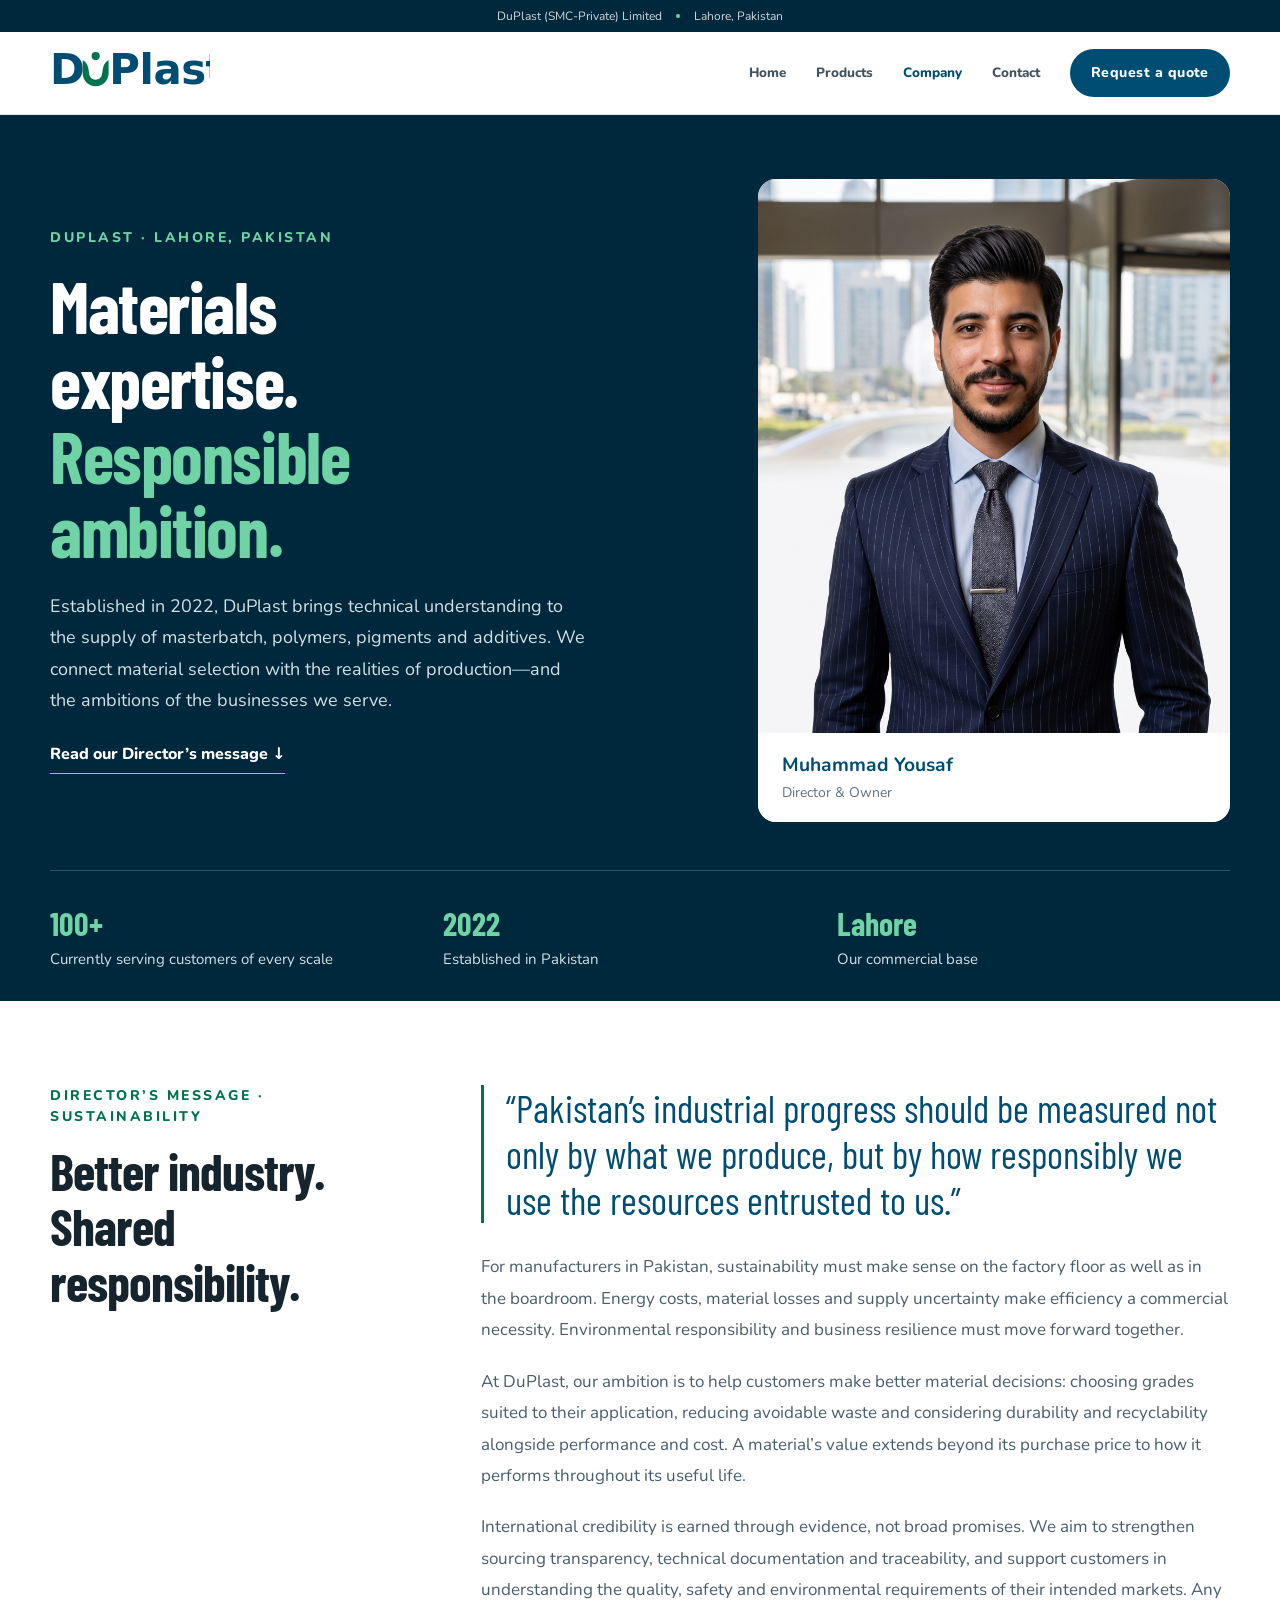
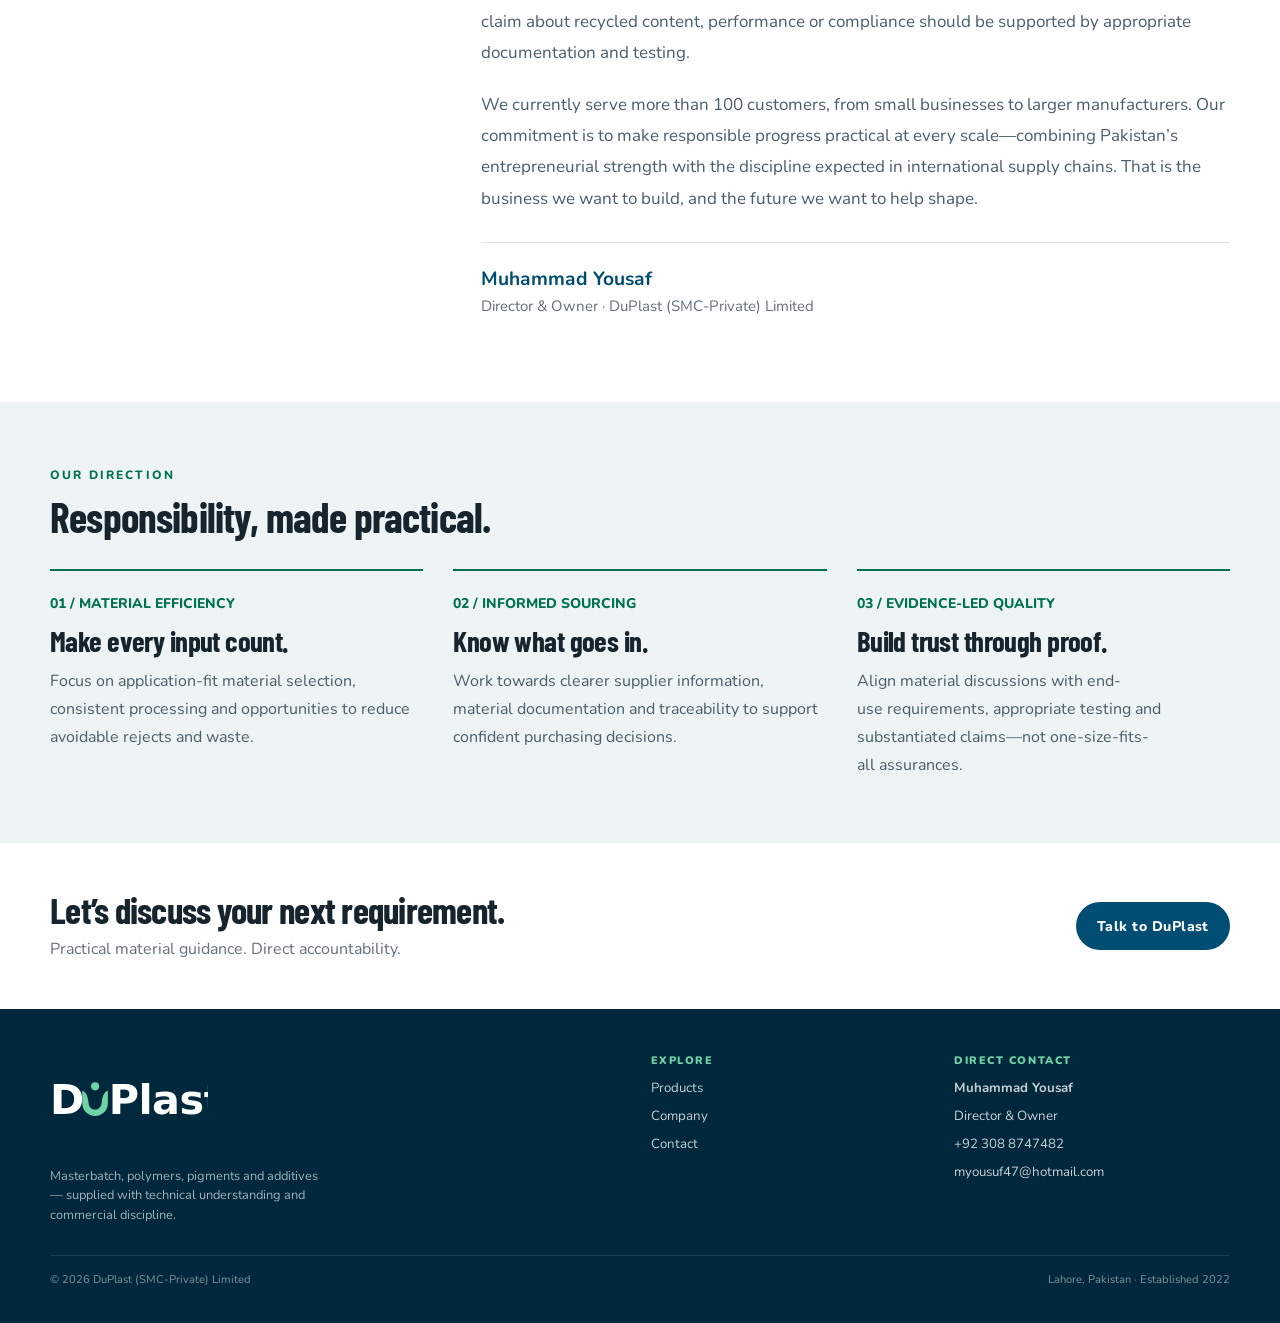
<file: company.html>
<!doctype html>
<html lang="en">
  <head>
    <meta charset="utf-8" />
    <meta
      name="viewport"
      content="width=device-width, initial-scale=1, viewport-fit=cover"
    />
    <meta name="theme-color" content="#004d73" />
    <meta name="color-scheme" content="light" />
    <title>Company — DuPlast</title>
    <meta
      name="description"
      content="Meet DuPlast, founded in 2022 and led by Director and Owner Muhammad Yousaf."
    />
    <link rel="icon" href="logo/duplast-favicon.svg" type="image/svg+xml" />
    <link rel="manifest" href="manifest.webmanifest" />
    <link rel="preconnect" href="https://fonts.googleapis.com" />
    <link rel="preconnect" href="https://fonts.gstatic.com" crossorigin />
    <link rel="preconnect" href="https://images.pexels.com" crossorigin />
    <link
      href="https://fonts.googleapis.com/css2?family=Barlow+Condensed:wght@600;700&family=Nunito:wght@400;600;700;800;900&display=swap"
      rel="stylesheet"
    />
    <link rel="stylesheet" href="assets/site.css" />
    <style>
.company-page .company-hero{background:#00283c;color:white;padding:64px 0 0}
.company-page .company-hero__grid{display:grid;grid-template-columns:1.15fr .85fr;gap:70px;align-items:center}
.company-page .company-hero h1{font-size:clamp(3rem,5.6vw,5.25rem);line-height:1.04;max-width:12ch;margin:20px 0 24px}
.company-page .company-hero h1 em{color:#6fd3a5;font-style:normal}
.company-page .company-hero .eyebrow{color:#6fd3a5;font-size:.875rem}
.company-page .company-hero p{color:#d1e0e6;font-size:1.125rem;line-height:1.75;max-width:49ch}
.company-page .company-hero__link{display:inline-block;margin-top:25px;padding-bottom:7px;border-bottom:1px solid #6fd3a5;color:white;font-weight:800}
.company-page .director-photo{margin:0;background:#e0e8eb;border-radius:18px;overflow:hidden;position:relative}
.company-page .director-photo img{width:100%;height:auto;aspect-ratio:4/4.7;object-fit:cover;object-position:center top}
.company-page .director-photo figcaption{background:white;color:#004d73;padding:18px 24px}
.company-page .director-photo strong{display:block;font-size:1.2rem}.company-page .director-photo span{font-size:.875rem;color:#62717b}
.company-page .company-facts{display:grid;grid-template-columns:repeat(3,1fr);margin-top:48px;border-top:1px solid #315267}
.company-page .company-facts div{padding:28px 22px 30px 0}.company-page .company-facts strong{font-size:2rem;font-family:var(--font-condensed);display:block;color:#6fd3a5}
.company-page .company-facts span{font-size:.9375rem;color:#d1e0e6}
.company-page .director-letter{padding:84px 0;background:#fff}
.company-page .letter-grid{display:grid;grid-template-columns:.65fr 1.35fr;gap:70px}
.company-page .letter-heading h2{font-size:clamp(2.5rem,4vw,3.6rem);line-height:1.08;margin-top:16px}
.company-page .letter-heading .eyebrow{font-size:.875rem}
.company-page .letter-body blockquote{font-family:var(--font-condensed);font-size:clamp(1.8rem,3vw,2.6rem);line-height:1.2;color:#004d73;margin:0 0 28px;padding-left:22px;border-left:3px solid #00734d}
.company-page .letter-body p{font-size:1.0625rem;line-height:1.85;color:#485e6a;margin-bottom:20px}
.company-page .letter-signature{border-top:1px solid #dce5e9;padding-top:22px;margin-top:28px}
.company-page .letter-signature strong{display:block;color:#004d73;font-size:1.2rem}.company-page .letter-signature span{color:#62717b;font-size:.9375rem}
.company-page .company-priorities{padding:64px 0;background:#eef3f5}
.company-page .company-priorities h2{font-size:2.6rem;margin:12px 0 32px}
.company-page .priority-grid{display:grid;grid-template-columns:repeat(3,1fr);gap:30px}
.company-page .priority-grid article{border-top:2px solid #00734d;padding-top:20px}
.company-page .priority-grid small{color:#00734d;font-size:.875rem;font-weight:800}.company-page .priority-grid h3{font-size:1.8rem;margin:12px 0}
.company-page .priority-grid p{font-size:1rem;line-height:1.75;color:#485e6a}
.company-page .company-contact{padding:48px 0;background:white}.company-page .company-contact .container{display:flex;align-items:center;justify-content:space-between;gap:24px}.company-page .company-contact h2{font-size:2.3rem}.company-page .company-contact p{margin-top:10px;color:#62717b}
@media(max-width:760px){.company-page .company-hero{padding-top:36px}.company-page .company-hero__grid,.company-page .letter-grid{grid-template-columns:1fr;gap:32px}.company-page .company-hero h1{max-width:15ch}.company-page .director-photo{width:min(100%,440px);justify-self:center}.company-page .company-facts{margin-top:32px;gap:12px}.company-page .company-facts div{padding:20px 0}.company-page .company-facts span{font-size:.875rem}.company-page .director-letter{padding:48px 0}.company-page .priority-grid{grid-template-columns:1fr;gap:30px}.company-page .company-contact .container{align-items:flex-start;flex-direction:column}.company-page .company-priorities{padding:44px 0}}
</style>
  </head>
  <body class="company-page">
    <div class="announcement">
      <div class="container announcement__inner">
        <span>DuPlast (SMC-Private) Limited</span
        ><span class="announcement__dot"></span><span>Lahore, Pakistan</span>
      </div>
    </div>
    <header class="site-header">
      <nav class="container nav" aria-label="Primary navigation">
        <a class="brand" href="index.html" aria-label="DuPlast home"
          ><img
            src="logo/duplast-logo.svg"
            alt="DuPlast"
            width="382"
            height="100"
        /></a>
        <div class="nav__links">
          <a href="index.html">Home</a><a href="products.html">Products</a
          ><a href="company.html" aria-current="page">Company</a
          ><a href="contact.html">Contact</a
          ><a class="btn btn--primary" href="contact.html#rfq"
            >Request a quote</a
          >
        </div>
        <button
          class="nav-toggle"
          type="button"
          aria-label="Open menu"
          aria-expanded="false"
          data-nav-toggle
        >
          <span class="nav-toggle__lines"><span></span></span>
        </button>
      </nav>
    </header>
    <div class="mobile-nav" data-mobile-nav aria-label="Mobile navigation">
      <div class="container">
        <div class="mobile-nav__links">
          <a href="index.html"><span>Home</span></a
          ><a href="products.html"><span>Products</span></a
          ><a href="company.html"><span>Company</span></a
          ><a href="contact.html"><span>Contact</span></a>
        </div>
        <div class="mobile-nav__contact">
          <span>Direct to the Director &amp; Owner</span
          ><a href="tel:+923088747482">+92 308 8747482</a
          ><a href="mailto:myousuf47@hotmail.com">myousuf47@hotmail.com</a>
        </div>
      </div>
    </div>
    <main>
<section class="company-hero">
  <div class="container">
    <div class="company-hero__grid">
      <div>
        <div class="eyebrow">DuPlast · Lahore, Pakistan</div>
        <h1>Materials expertise.<br><em>Responsible ambition.</em></h1>
        <p>Established in 2022, DuPlast brings technical understanding to the supply of masterbatch, polymers, pigments and additives. We connect material selection with the realities of production—and the ambitions of the businesses we serve.</p>
        <a class="company-hero__link" href="#director-message">Read our Director’s message ↓</a>
      </div>
      <figure class="director-photo">
        <img src="assets/director-muhammad-yousaf.jpg" alt="Muhammad Yousaf, Director and Owner of DuPlast" width="2048" height="2048" fetchpriority="high">
        <figcaption><strong>Muhammad Yousaf</strong><span>Director &amp; Owner</span></figcaption>
      </figure>
    </div>
    <div class="company-facts" aria-label="Company highlights">
      <div><strong>100+</strong><span>Currently serving customers of every scale</span></div>
      <div><strong>2022</strong><span>Established in Pakistan</span></div>
      <div><strong>Lahore</strong><span>Our commercial base</span></div>
    </div>
  </div>
</section>
<section class="director-letter" id="director-message">
  <div class="container letter-grid">
    <div class="letter-heading"><div class="eyebrow">Director’s message · Sustainability</div><h2>Better industry.<br>Shared responsibility.</h2></div>
    <div class="letter-body">
      <blockquote>“Pakistan’s industrial progress should be measured not only by what we produce, but by how responsibly we use the resources entrusted to us.”</blockquote>
      <p>For manufacturers in Pakistan, sustainability must make sense on the factory floor as well as in the boardroom. Energy costs, material losses and supply uncertainty make efficiency a commercial necessity. Environmental responsibility and business resilience must move forward together.</p>
      <p>At DuPlast, our ambition is to help customers make better material decisions: choosing grades suited to their application, reducing avoidable waste and considering durability and recyclability alongside performance and cost. A material’s value extends beyond its purchase price to how it performs throughout its useful life.</p>
      <p>International credibility is earned through evidence, not broad promises. We aim to strengthen sourcing transparency, technical documentation and traceability, and support customers in understanding the quality, safety and environmental requirements of their intended markets. Any claim about recycled content, performance or compliance should be supported by appropriate documentation and testing.</p>
      <p>We currently serve more than 100 customers, from small businesses to larger manufacturers. Our commitment is to make responsible progress practical at every scale—combining Pakistan’s entrepreneurial strength with the discipline expected in international supply chains. That is the business we want to build, and the future we want to help shape.</p>
      <div class="letter-signature"><strong>Muhammad Yousaf</strong><span>Director &amp; Owner · DuPlast (SMC-Private) Limited</span></div>
    </div>
  </div>
</section>
<section class="company-priorities">
  <div class="container"><div class="eyebrow">Our direction</div><h2>Responsibility, made practical.</h2>
  <div class="priority-grid">
    <article><small>01 / MATERIAL EFFICIENCY</small><h3>Make every input count.</h3><p>Focus on application-fit material selection, consistent processing and opportunities to reduce avoidable rejects and waste.</p></article>
    <article><small>02 / INFORMED SOURCING</small><h3>Know what goes in.</h3><p>Work towards clearer supplier information, material documentation and traceability to support confident purchasing decisions.</p></article>
    <article><small>03 / EVIDENCE-LED QUALITY</small><h3>Build trust through proof.</h3><p>Align material discussions with end-use requirements, appropriate testing and substantiated claims—not one-size-fits-all assurances.</p></article>
  </div></div>
</section>
<section class="company-contact"><div class="container"><div><h2>Let’s discuss your next requirement.</h2><p>Practical material guidance. Direct accountability.</p></div><a class="btn btn--primary" href="contact.html#rfq">Talk to DuPlast</a></div></section>
</main>
    <footer class="site-footer">
      <div class="container footer-grid">
        <div class="footer-brand">
          <img
            src="logo/duplast-logo-reverse.svg"
            alt="DuPlast"
            width="382"
            height="100"
          />
          <p>
            Masterbatch, polymers, pigments and additives — supplied with
            technical understanding and commercial discipline.
          </p>
        </div>
        <div>
          <div class="footer-title">Explore</div>
          <div class="footer-links">
            <a href="products.html">Products</a
            ><a href="company.html">Company</a
            ><a href="contact.html">Contact</a>
          </div>
        </div>
        <div>
          <div class="footer-title">Direct contact</div>
          <div class="footer-links">
            <strong>Muhammad Yousaf</strong><span>Director &amp; Owner</span
            ><a href="tel:+923088747482">+92 308 8747482</a
            ><a href="mailto:myousuf47@hotmail.com">myousuf47@hotmail.com</a>
          </div>
        </div>
      </div>
      <div class="container footer-bottom">
        <span>© 2026 DuPlast (SMC-Private) Limited</span
        ><span>Lahore, Pakistan · Established 2022</span>
      </div>
    </footer>
    <div class="mobile-actions" aria-label="Quick contact">
      <a class="mobile-actions__call" href="tel:+923088747482">Call</a
      ><a
        class="mobile-actions__wa"
        href="https://wa.me/923088747482"
        target="_blank"
        rel="noopener"
        >WhatsApp</a
      >
    </div>
    <script src="assets/site.js"></script>
  </body>
</html>
</file>
<file: assets/site.css>
:root{
  --navy:#004d73;
  --navy-900:#00344f;
  --navy-950:#00283c;
  --green:#00734d;
  --green-300:#6fd3a5;
  --paper:#f5f7f8;
  --white:#fff;
  --ink:#16242e;
  --muted:#62717b;
  --line:rgba(0,77,115,.13);
  --soft:#eef3f5;
  --shadow:0 18px 60px rgba(11,35,48,.12);
  --shadow-soft:0 10px 30px rgba(11,35,48,.08);
  --radius:24px;
  --radius-sm:16px;
  --header-h:76px;
  --font:"Nunito",system-ui,-apple-system,"Segoe UI",sans-serif;
  --font-condensed:"Barlow Condensed","Arial Narrow",sans-serif;
}
*{box-sizing:border-box}
html{scroll-behavior:smooth;scroll-padding-top:calc(var(--header-h) + 18px)}
body{margin:0;background:var(--paper);color:var(--ink);font-family:var(--font);line-height:1.5;-webkit-font-smoothing:antialiased;text-rendering:optimizeLegibility}
body.nav-open{overflow:hidden}
img{display:block;max-width:100%}
a{color:inherit;text-decoration:none}
button,input,textarea{font:inherit}
button,a{touch-action:manipulation}
button{color:inherit}
h1,h2,h3,p{margin:0}
h1,h2,h3{font-family:var(--font-condensed);font-weight:700;line-height:.98;letter-spacing:-.02em;text-wrap:balance}
p{text-wrap:pretty}
:focus-visible{outline:3px solid rgba(0,115,77,.38);outline-offset:3px}
::selection{background:rgba(111,211,165,.4)}
.container{width:min(1180px,calc(100% - 32px));margin-inline:auto}
.section{padding:72px 0}
.section--soft{background:var(--soft)}
.section--navy{background:var(--navy-950);color:#fff}
.eyebrow{font-size:.75rem;font-weight:800;letter-spacing:.18em;text-transform:uppercase;color:var(--green);margin-bottom:12px}
.section--navy .eyebrow{color:var(--green-300)}
.display{font-size:clamp(3.4rem,12vw,6.7rem);max-width:9ch}
.section-title{font-size:clamp(2.4rem,8vw,4.25rem)}
.lead{font-size:clamp(1rem,2.4vw,1.18rem);color:var(--muted);line-height:1.65;max-width:58ch}
.section--navy .lead{color:rgba(255,255,255,.76)}
.muted{color:var(--muted)}
.btn{display:inline-flex;align-items:center;justify-content:center;min-height:48px;padding:0 20px;border-radius:999px;border:1px solid transparent;font-weight:800;font-size:.88rem;letter-spacing:.035em;transition:transform .18s ease,background .18s ease,border-color .18s ease;color:var(--navy);background:#fff;cursor:pointer;white-space:nowrap}
.btn:hover{transform:translateY(-1px)}
.btn--primary{background:var(--navy);color:#fff}
.btn--primary:hover{background:var(--green)}
.btn--green{background:var(--green);color:#fff}
.btn--green:hover{background:#006442}
.btn--ghost{border-color:rgba(0,77,115,.22);background:rgba(255,255,255,.82)}
.btn--light{background:#fff;color:var(--navy)}
.btn--wide{width:100%}
.inline-link{display:inline-flex;align-items:center;gap:8px;color:var(--navy);font-weight:800}
.inline-link::after{content:"→";transition:transform .18s ease}.inline-link:hover::after{transform:translateX(3px)}
.announcement{background:var(--navy-950);color:rgba(255,255,255,.82);font-size:.75rem}
.announcement__inner{min-height:32px;display:flex;align-items:center;justify-content:center;gap:14px;text-align:center}
.announcement__dot{width:4px;height:4px;border-radius:50%;background:var(--green-300)}
.site-header{position:sticky;top:0;z-index:60;background:rgba(255,255,255,.94);backdrop-filter:saturate(180%) blur(18px);border-bottom:1px solid var(--line)}
.nav{min-height:var(--header-h);display:flex;align-items:center;gap:18px}
.brand{display:flex;align-items:center;flex:0 0 auto}
.brand img{width:148px;height:auto}
.nav__links{display:none;margin-left:auto;align-items:center;gap:30px}
.nav__links>a:not(.btn){font-size:.84rem;font-weight:800;color:#42535f}
.nav__links>a[aria-current="page"]{color:var(--navy)}
.nav__links>a:not(.btn):hover{color:var(--green)}
.nav-toggle{margin-left:auto;width:48px;height:48px;border:1px solid var(--line);border-radius:50%;background:#fff;display:grid;place-items:center;cursor:pointer}
.nav-toggle__lines{width:20px;height:14px;position:relative}
.nav-toggle__lines::before,.nav-toggle__lines::after,.nav-toggle__lines span{content:"";position:absolute;left:0;width:100%;height:2px;background:var(--navy);border-radius:2px;transition:.2s ease}
.nav-toggle__lines::before{top:0}.nav-toggle__lines span{top:6px}.nav-toggle__lines::after{top:12px}
.nav-toggle[aria-expanded="true"] .nav-toggle__lines::before{top:6px;transform:rotate(45deg)}
.nav-toggle[aria-expanded="true"] .nav-toggle__lines span{opacity:0}.nav-toggle[aria-expanded="true"] .nav-toggle__lines::after{top:6px;transform:rotate(-45deg)}
.mobile-nav{position:fixed;z-index:55;inset:calc(32px + var(--header-h)) 0 0;background:rgba(245,247,248,.98);backdrop-filter:blur(18px);padding:28px 16px calc(100px + env(safe-area-inset-bottom));opacity:0;visibility:hidden;transform:translateY(-8px);transition:.2s ease}
.mobile-nav.is-open{opacity:1;visibility:visible;transform:none}
.mobile-nav__links{display:grid;gap:8px}
.mobile-nav__links>a{display:flex;align-items:center;justify-content:space-between;min-height:58px;padding:0 18px;border:1px solid var(--line);background:#fff;border-radius:18px;font-family:var(--font-condensed);font-size:1.55rem;font-weight:700}
.mobile-nav__links>a::after{content:"↗";font-family:var(--font);font-size:1rem;color:var(--green)}
.mobile-nav__contact{margin-top:24px;padding:20px;border-radius:18px;background:var(--navy);color:#fff;display:grid;gap:8px;font-size:.9rem}
.mobile-nav__contact a{font-weight:800;color:#fff}
.hero{position:relative;min-height:650px;color:#fff;isolation:isolate;overflow:hidden}
.hero__media{position:absolute;inset:0;z-index:-2}
.hero__media img{width:100%;height:100%;object-fit:cover;object-position:center}
.hero::after{content:"";position:absolute;inset:0;z-index:-1;background:linear-gradient(180deg,rgba(0,31,47,.16),rgba(0,31,47,.8) 72%,rgba(0,31,47,.94))}
.hero__inner{min-height:650px;display:flex;flex-direction:column;justify-content:flex-end;padding-top:120px;padding-bottom:46px}
.hero__copy{max-width:760px}
.hero .eyebrow{color:var(--green-300)}
.hero h1{font-size:clamp(3.65rem,15vw,7.6rem);max-width:8ch;text-shadow:0 3px 30px rgba(0,0,0,.18)}
.hero__lead{font-size:clamp(1rem,3vw,1.22rem);max-width:52ch;color:rgba(255,255,255,.86);margin-top:18px}
.hero__actions{display:flex;flex-wrap:wrap;gap:10px;margin-top:26px}
.hero__stats{display:grid;grid-template-columns:repeat(3,1fr);gap:8px;margin-top:30px;max-width:660px}
.hero-stat{border:1px solid rgba(255,255,255,.18);background:rgba(0,40,61,.36);backdrop-filter:blur(8px);border-radius:16px;padding:12px}
.hero-stat strong{display:block;font-family:var(--font-condensed);font-size:1.55rem}.hero-stat span{font-size:.72rem;color:rgba(255,255,255,.72)}
.section-head{display:flex;flex-direction:column;gap:12px;margin-bottom:28px}.section-head__copy{max-width:680px}.section-head__aside{display:flex;align-items:center;gap:10px}
.card-rail{display:grid;grid-auto-flow:column;grid-auto-columns:minmax(80vw,1fr);gap:14px;overflow-x:auto;padding:0 max(16px,calc((100vw - 1180px)/2)) 12px;scroll-snap-type:x mandatory;scrollbar-width:none}.card-rail::-webkit-scrollbar{display:none}
.photo-card{scroll-snap-align:start;position:relative;min-height:440px;border-radius:var(--radius);overflow:hidden;background:#dfe7ea;box-shadow:var(--shadow-soft)}
.photo-card img{position:absolute;inset:0;width:100%;height:100%;object-fit:cover;transition:transform .5s ease}
.photo-card:hover img{transform:scale(1.025)}
.photo-card::after{content:"";position:absolute;inset:0;background:linear-gradient(180deg,transparent 38%,rgba(0,28,42,.88))}
.photo-card__body{position:absolute;z-index:2;left:0;right:0;bottom:0;padding:24px;color:#fff}
.photo-card__kicker{font-size:.7rem;text-transform:uppercase;letter-spacing:.16em;color:var(--green-300);font-weight:800}.photo-card h3{font-size:2.45rem;margin-top:7px}.photo-card p{font-size:.86rem;color:rgba(255,255,255,.76);margin-top:6px}
.photo-card__arrow{position:absolute;top:18px;right:18px;z-index:3;width:42px;height:42px;border-radius:50%;display:grid;place-items:center;background:rgba(255,255,255,.9);color:var(--navy);font-weight:900}
.feature-grid{display:grid;gap:16px}
.feature{background:#fff;border:1px solid var(--line);border-radius:20px;padding:24px;box-shadow:var(--shadow-soft)}
.feature__n{font-family:var(--font-condensed);font-weight:700;font-size:2rem;color:var(--green)}
.feature h3{font-size:1.8rem;margin-top:14px}.feature p{font-size:.9rem;color:var(--muted);margin-top:8px}
.process{display:grid;gap:14px;margin-top:30px}.process__step{display:grid;grid-template-columns:44px 1fr;gap:14px;align-items:start;padding:18px;border:1px solid rgba(255,255,255,.14);border-radius:18px;background:rgba(255,255,255,.04)}
.process__step strong{width:44px;height:44px;border-radius:50%;display:grid;place-items:center;background:var(--green);font-family:var(--font-condensed);font-size:1.35rem}.process__step h3{font-size:1.55rem}.process__step p{font-size:.86rem;color:rgba(255,255,255,.68);margin-top:4px}
.founder{display:grid;gap:28px;align-items:center}.founder__portrait{position:relative;overflow:hidden;border-radius:28px;background:#d8e2e6;box-shadow:var(--shadow);aspect-ratio:4/5}.founder__portrait img{width:100%;height:100%;object-fit:cover;object-position:center 22%}.founder__badge{position:absolute;left:14px;right:14px;bottom:14px;padding:14px 16px;border-radius:16px;background:rgba(255,255,255,.93);backdrop-filter:blur(14px);display:flex;align-items:center;justify-content:space-between;gap:10px}.founder__badge strong{display:block;font-family:var(--font-condensed);font-size:1.35rem;color:var(--navy)}.founder__badge span{font-size:.72rem;color:var(--muted)}
.founder__copy h2{font-size:clamp(2.8rem,10vw,5.4rem);max-width:10ch}.founder__copy .lead{margin-top:16px}.pill-row{display:flex;flex-wrap:wrap;gap:8px;margin-top:20px}.pill{display:inline-flex;align-items:center;min-height:38px;padding:0 13px;border-radius:999px;border:1px solid var(--line);background:#fff;color:var(--navy);font-size:.78rem;font-weight:800}
.sustainability{overflow:hidden}.sustainability__grid{display:grid;gap:34px}.sustainability__intro h2{margin-top:14px;font-size:clamp(3rem,11vw,6rem);line-height:.91;max-width:9ch}.sustainability__signature{margin-top:30px;padding-left:18px;border-left:3px solid var(--green)}.sustainability__signature span,.sustainability__signature small{display:block}.sustainability__signature span{font-family:var(--font-condensed);font-size:1.55rem;font-weight:700;color:var(--navy)}.sustainability__signature small{margin-top:3px;color:var(--muted)}.sustainability__message{padding:28px;border-radius:24px;background:#fff;border:1px solid var(--line);box-shadow:var(--shadow-soft)}.sustainability__message blockquote{margin:0 0 24px;font-family:var(--font-condensed);font-size:clamp(2rem,7vw,3.25rem);font-weight:700;line-height:1.02;color:var(--navy)}.sustainability__message p{font-size:1rem;line-height:1.75;color:var(--muted)}.sustainability__message p+p{margin-top:14px}.sustainability__principles{display:flex;flex-wrap:wrap;gap:8px;margin-top:24px}.sustainability__principles span{padding:9px 12px;border-radius:999px;background:rgba(0,115,77,.09);color:var(--green);font-size:.78rem;font-weight:800}
.contact-mini{display:flex;flex-wrap:wrap;gap:10px 18px;margin-top:22px;font-size:.86rem}.contact-mini a{font-weight:800;color:var(--navy)}
.media-split{display:grid;gap:22px;align-items:center}.media-frame{border-radius:26px;overflow:hidden;aspect-ratio:4/3;box-shadow:var(--shadow-soft);background:#dce5e8}.media-frame img{width:100%;height:100%;object-fit:cover}.media-split__copy .lead{margin-top:14px}.bullet-list{display:grid;gap:10px;margin-top:22px}.bullet{display:grid;grid-template-columns:24px 1fr;gap:10px;align-items:start}.bullet__mark{width:24px;height:24px;border-radius:50%;background:rgba(0,115,77,.1);color:var(--green);display:grid;place-items:center;font-weight:900;font-size:.75rem}.bullet strong{font-size:.9rem}.bullet span{display:block;font-size:.82rem;color:var(--muted);margin-top:2px}
.page-hero{padding:58px 0 34px}.page-hero__grid{display:grid;gap:24px;align-items:end}.page-hero h1{font-size:clamp(3.6rem,14vw,7rem);color:var(--navy-950);max-width:9ch}.page-hero .lead{margin-top:16px}.page-hero__image{border-radius:26px;overflow:hidden;aspect-ratio:16/10;background:#dfe7ea;box-shadow:var(--shadow-soft)}.page-hero__image img{width:100%;height:100%;object-fit:cover}
.filters-wrap{position:sticky;top:var(--header-h);z-index:35;background:rgba(245,247,248,.92);backdrop-filter:blur(12px);border-block:1px solid var(--line)}
.filters{display:flex;gap:8px;overflow:auto;padding:12px 0;scrollbar-width:none}.filters::-webkit-scrollbar{display:none}
.filter-btn{flex:0 0 auto;border:1px solid var(--line);background:#fff;border-radius:999px;min-height:42px;padding:0 15px;font-weight:800;font-size:.78rem;color:var(--navy);cursor:pointer}.filter-btn.is-active{background:var(--navy);border-color:var(--navy);color:#fff}
.product-grid{display:grid;gap:16px}.product-card{background:#fff;border:1px solid var(--line);border-radius:22px;overflow:hidden;box-shadow:var(--shadow-soft);transition:transform .2s ease,opacity .2s ease}.product-card:hover{transform:translateY(-2px)}.product-card[hidden]{display:none}.product-card__media{height:230px;background:#dfe7ea;overflow:hidden}.product-card__media img{width:100%;height:100%;object-fit:cover}.product-card__body{padding:22px}.product-card__family{font-size:.68rem;letter-spacing:.14em;text-transform:uppercase;color:var(--green);font-weight:900}.product-card h2{font-size:2rem;color:var(--navy);margin-top:7px}.product-card p{font-size:.86rem;color:var(--muted);margin-top:7px}.chips{display:flex;flex-wrap:wrap;gap:7px;margin-top:16px}.chip{font-size:.72rem;font-weight:800;padding:7px 10px;border-radius:999px;background:var(--soft);color:#4a5d69}
.stat-grid{display:grid;grid-template-columns:repeat(3,1fr);gap:8px;margin-top:24px}.stat{padding:18px 12px;border:1px solid var(--line);border-radius:16px;background:#fff;text-align:center}.stat strong{display:block;font-family:var(--font-condensed);font-size:1.9rem;color:var(--navy)}.stat span{font-size:.7rem;color:var(--muted)}
.timeline{display:grid;gap:10px}.timeline__item{display:grid;grid-template-columns:72px 1fr;gap:16px;padding:18px 0;border-bottom:1px solid var(--line)}.timeline__year{font-family:var(--font-condensed);font-weight:700;color:var(--green);font-size:1.25rem}.timeline__item h3{font-size:1.65rem;color:var(--navy)}.timeline__item p{font-size:.84rem;color:var(--muted);margin-top:4px}
.gallery{display:grid;grid-template-columns:1fr 1fr;grid-template-rows:200px 200px;gap:10px}.gallery__item{border-radius:18px;overflow:hidden;background:#dfe7ea}.gallery__item:first-child{grid-row:1/3}.gallery__item img{width:100%;height:100%;object-fit:cover}
.contact-grid{display:grid;gap:20px}.contact-card,.form-card{background:#fff;border:1px solid var(--line);border-radius:24px;padding:22px;box-shadow:var(--shadow-soft)}.contact-card h2,.form-card h2{font-size:2.4rem;color:var(--navy)}.contact-lines{display:grid;gap:12px;margin-top:18px}.contact-line{display:flex;align-items:flex-start;justify-content:space-between;gap:14px;padding-bottom:12px;border-bottom:1px solid var(--line);font-size:.86rem}.contact-line span:first-child{color:var(--muted)}.contact-line a,.contact-line strong{font-weight:800;text-align:right}.form-grid{display:grid;gap:14px;margin-top:20px}.field label{display:block;font-size:.7rem;letter-spacing:.08em;text-transform:uppercase;color:var(--muted);font-weight:900;margin-bottom:6px}.input{width:100%;min-height:48px;border:1px solid var(--line);border-radius:14px;background:#fafcfc;padding:12px 14px;color:var(--ink);font-size:.9rem}.input:focus{border-color:rgba(0,115,77,.55);background:#fff;outline:none;box-shadow:0 0 0 3px rgba(0,115,77,.08)}textarea.input{min-height:118px;resize:vertical}.form-actions{display:grid;grid-template-columns:1fr;gap:9px;margin-top:16px}.form-note{font-size:.74rem;color:var(--muted);margin-top:12px}.form-status{min-height:20px;margin-top:8px;font-size:.78rem;font-weight:800;color:var(--green)}
.cta{padding:0 0 72px}.cta__box{background:linear-gradient(135deg,var(--navy),var(--navy-950));border-radius:28px;padding:28px;color:#fff;overflow:hidden;position:relative}.cta__box::after{content:"";position:absolute;width:220px;height:220px;border-radius:50%;right:-80px;top:-110px;background:rgba(111,211,165,.14)}.cta h2{font-size:clamp(2.6rem,10vw,4.6rem);max-width:10ch}.cta p{margin-top:10px;color:rgba(255,255,255,.72);font-size:.9rem}.cta__actions{display:flex;flex-wrap:wrap;gap:9px;margin-top:22px;position:relative;z-index:2}
.site-footer{background:var(--navy-950);color:#fff;padding:44px 0 calc(34px + env(safe-area-inset-bottom))}.footer-grid{display:grid;gap:28px}.footer-brand img{width:158px}.footer-brand p{font-size:.8rem;color:rgba(255,255,255,.63);margin-top:14px;max-width:34ch}.footer-title{font-size:.68rem;letter-spacing:.14em;text-transform:uppercase;color:var(--green-300);font-weight:900;margin-bottom:10px}.footer-links{display:grid;gap:8px;font-size:.83rem;color:rgba(255,255,255,.78)}.footer-links a:hover{color:#fff}.footer-bottom{border-top:1px solid rgba(255,255,255,.1);margin-top:30px;padding-top:16px;display:flex;flex-direction:column;gap:5px;font-size:.7rem;color:rgba(255,255,255,.5)}
.mobile-actions{position:fixed;z-index:70;left:10px;right:10px;bottom:calc(10px + env(safe-area-inset-bottom));display:grid;grid-template-columns:1fr 1fr;gap:8px;padding:8px;border:1px solid var(--line);border-radius:20px;background:rgba(255,255,255,.94);backdrop-filter:blur(18px);box-shadow:0 16px 50px rgba(0,31,47,.18)}.mobile-actions a{min-height:46px;border-radius:14px;display:grid;place-items:center;font-weight:900;font-size:.82rem}.mobile-actions__call{background:var(--soft);color:var(--navy)}.mobile-actions__wa{background:var(--green);color:#fff}
.reveal{opacity:0;transform:translateY(14px);transition:opacity .5s ease,transform .5s ease}.reveal.is-visible{opacity:1;transform:none}
@media (min-width:700px){
  .container{width:min(1180px,calc(100% - 48px))}.section{padding:88px 0}.section-head{flex-direction:row;align-items:end;justify-content:space-between}.feature-grid{grid-template-columns:repeat(3,1fr)}.process{grid-template-columns:repeat(3,1fr)}.process__step{grid-template-columns:1fr}.founder,.media-split,.page-hero__grid,.contact-grid{grid-template-columns:1fr 1fr}.sustainability__grid{grid-template-columns:.82fr 1.18fr}.founder{gap:48px}.founder__portrait{max-height:650px}.sustainability__message{padding:42px}.page-hero__image{aspect-ratio:4/3}.product-grid{grid-template-columns:repeat(2,1fr)}.form-grid{grid-template-columns:1fr 1fr}.field--full{grid-column:1/-1}.form-actions{grid-template-columns:1fr 1fr}.footer-grid{grid-template-columns:1.35fr .65fr .65fr}.footer-bottom{flex-direction:row;justify-content:space-between}.cta__box{padding:44px}.gallery{grid-template-rows:260px 260px}.mobile-actions{display:none}
}
@media (min-width:900px){
  .nav__links{display:flex}.nav-toggle,.mobile-nav{display:none}.hero,.hero__inner{min-height:720px}.hero__inner{padding-bottom:68px}.hero::after{background:linear-gradient(90deg,rgba(0,31,47,.88) 0%,rgba(0,31,47,.67) 43%,rgba(0,31,47,.13) 76%)}.hero__stats{grid-template-columns:repeat(3,minmax(150px,1fr))}.card-rail{width:min(1180px,calc(100% - 48px));margin-inline:auto;padding:0;grid-auto-flow:initial;grid-template-columns:repeat(4,1fr);overflow:visible}.photo-card{min-height:470px}.founder{grid-template-columns:.8fr 1.2fr}.media-split{grid-template-columns:1.08fr .92fr}.media-split--reverse{grid-template-columns:.92fr 1.08fr}.media-split--reverse .media-frame{order:2}.product-grid{grid-template-columns:repeat(3,1fr)}.contact-grid{grid-template-columns:.8fr 1.2fr}.stat-grid{gap:12px}.timeline__item{grid-template-columns:100px 1fr}.gallery{grid-template-rows:300px 300px}.section{padding:104px 0}.page-hero{padding:78px 0 48px}.page-hero__grid{grid-template-columns:1fr .95fr}.page-hero__image{aspect-ratio:16/11}.cta{padding-bottom:96px}
}
@media (min-width:1200px){.brand img{width:160px}.nav{min-height:82px}:root{--header-h:82px}.hero,.hero__inner{min-height:760px}.photo-card__body{padding:28px}.product-card__media{height:260px}}
@media (max-width:699px){body{padding-bottom:82px}.announcement__inner{font-size:.7rem}.hero__stats{gap:6px}.hero-stat{padding:10px}.hero-stat strong{font-size:1.35rem}.card-rail{margin-inline:-16px}.page-hero__image{max-height:320px}.gallery{grid-template-rows:170px 170px}.cta__actions .btn{flex:1 1 auto}}
@media (prefers-reduced-motion:reduce){html{scroll-behavior:auto}.reveal{opacity:1;transform:none;transition:none}.photo-card img,.btn,.inline-link::after{transition:none}}
</file>
